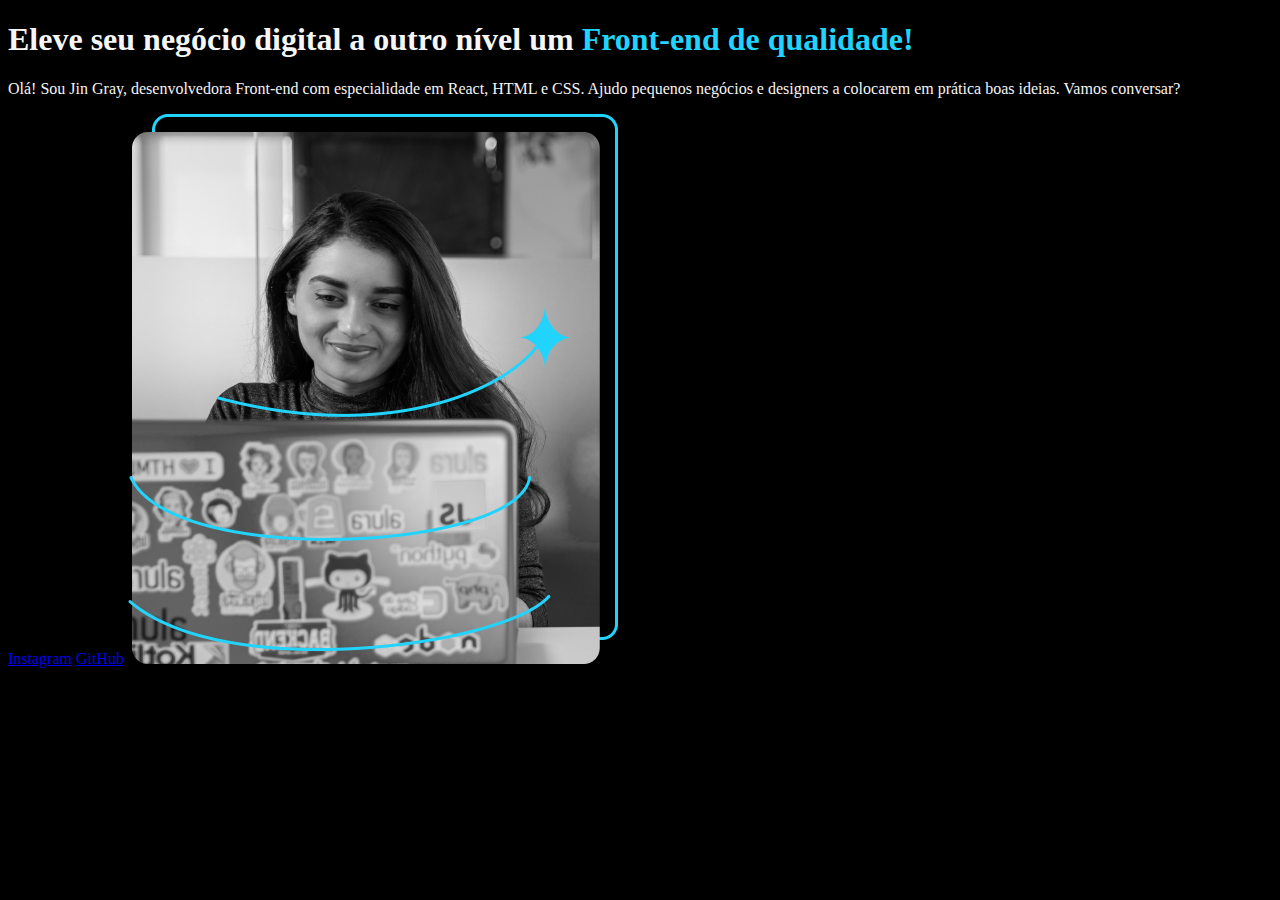
<file: Aprendendo Front-end/HTML e CSS ambientes de desenvolvimento, estrutura de arquivos e tags - portifolio/index.html>
<!DOCTYPE html>
<html lang="pt-br">
<head>
    <meta charset="UTF-8">
    <meta http-equiv="X-UA-Compatible" content="IE=edge">
    <meta name="viewport" content="width=device-width, initial-scale=1.0"><!--Ajusta a escala de tamnaho ao disposito em que foi aberto a página-->
    <title>Portfolio</title>

    <link rel="stylesheet" href="style.css">
</head>
<body>
    <header>

    </header>

    <main>
        <h1>Eleve seu negócio digital a outro nível um <span style="">Front-end de qualidade!</span></h1>

        <p>Olá! Sou Jin Gray, desenvolvedora Front-end com especialidade em React, HTML e CSS. Ajudo pequenos negócios e designers a colocarem em prática boas ideias. Vamos conversar?</p>

        <a href="https://www.instagram.com/">Instagram</a>
        <a href="https://github.com/">GitHub</a>

        <img src="Imagem.png" alt="foto de uma garota em frente ao notebook">
    </main>

    <footer>

    </footer>

</body>
</html>
</file>
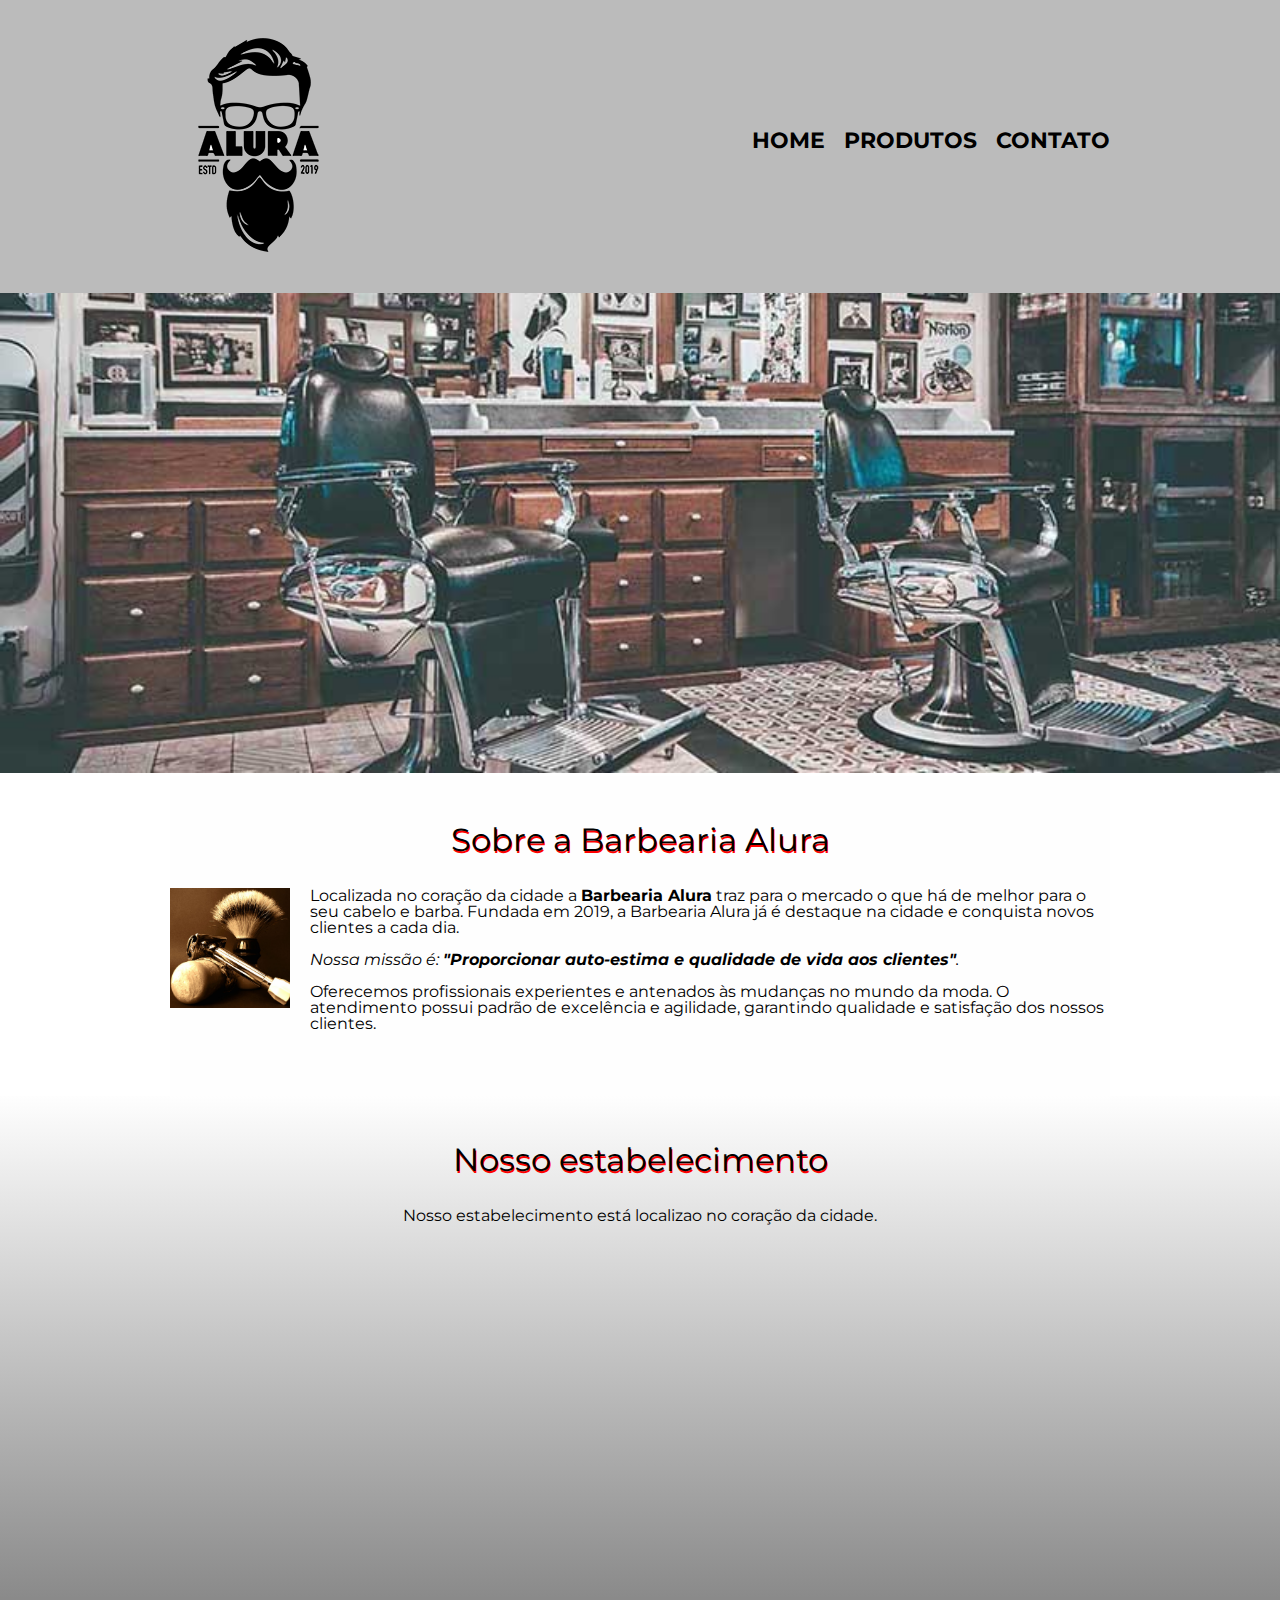
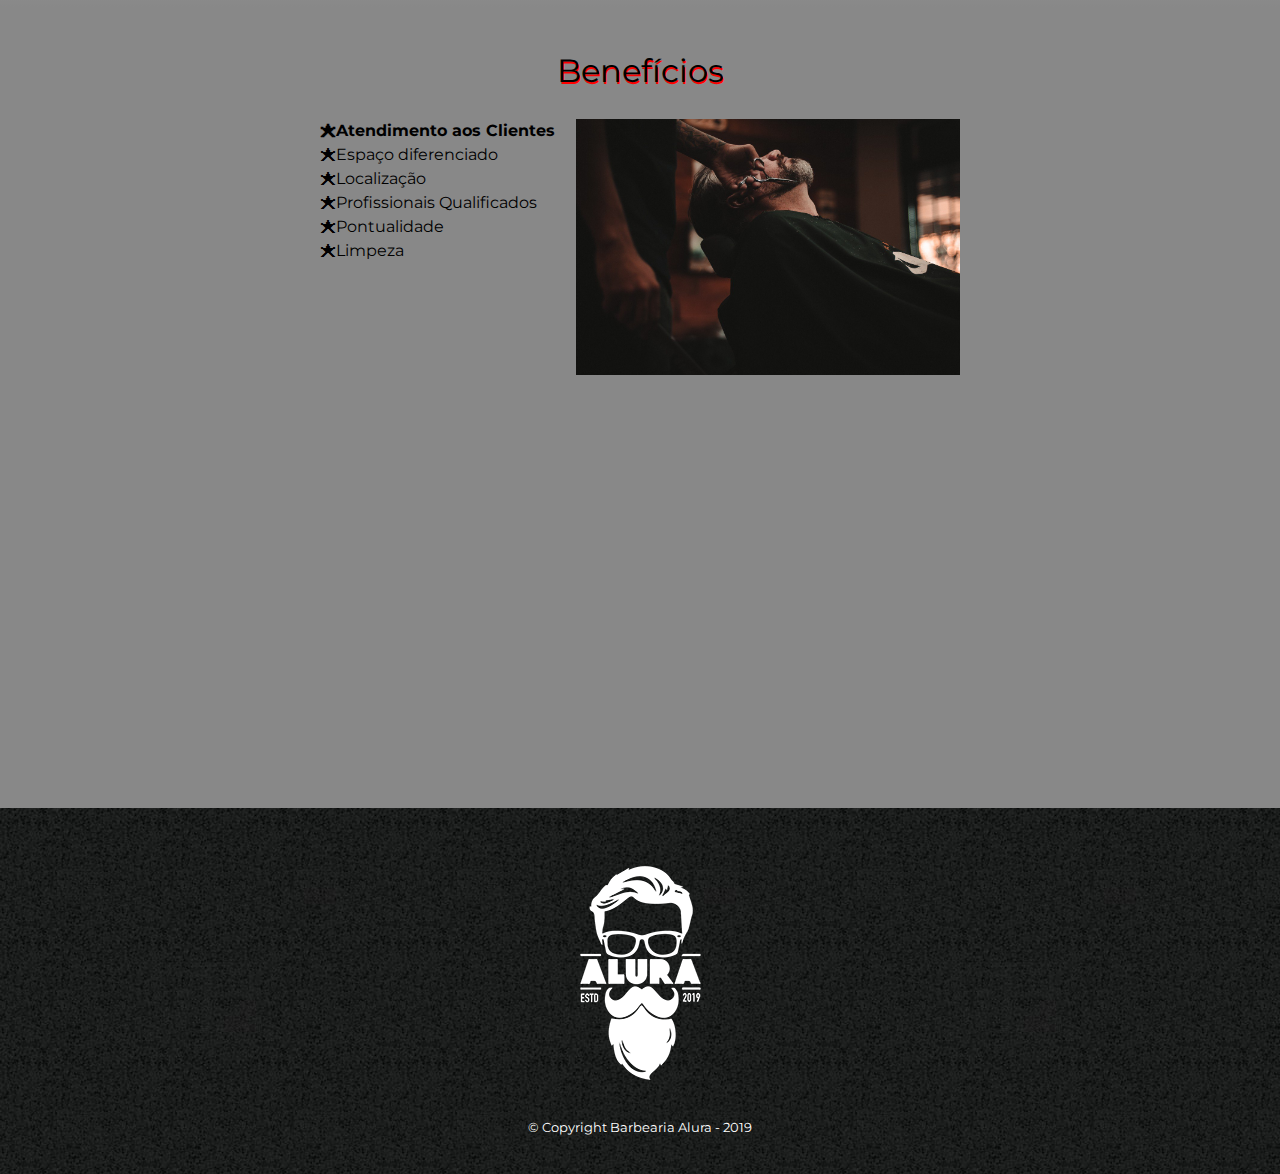
<file: Aprendendo Front-end/HTML5 e CSS3 parte 1-4 - barbearia alura/index.html>
<!DOCTYPE html>
<html lang="pt-br">
	<head>
		<meta charset="UTF-8">
		<meta name="viewport" content="width=device-width"><!--content="width=device-width" indica que o conteudo vai ter a largura de acordo com a largura do disposito em que está -->
		<title>Barbearia Alura</title>

		<link rel="stylesheet" href="reset.css">
		<link rel="stylesheet" href="style.css">
		<link rel="preconnect" href="https://fonts.googleapis.com"><link rel="preconnect" href="https://fonts.gstatic.com" crossorigin><link href="https://fonts.googleapis.com/css2?family=Montserrat:wght@500&display=swap" rel="stylesheet">
	</head>

	<body>
		<header>
			<div class="caixa">
				<h1><img src="imgs/logo.png"></h1>

				<nav>
					<ul>
						<li><a href="index.html">Home</a></li>
						<li><a href="produtos.html">Produtos</a></li>
						<li><a href="contato.html">Contato</a></li>
					</ul>
				</nav>
			</div>
		</header>

		<img class="banner" src="imgs/banner.jpg">

		<main>
			<section class="principal">
				<h2 class="titulo-principal">Sobre a Barbearia Alura</h2>

				<img class="utensilios" src="imgs/utensilios.jpg" alt="Utensilios de um barbeiro.">
		 
				<p>Localizada no coração da cidade a <strong>Barbearia Alura</strong> traz para o mercado o que há de melhor para o seu cabelo e barba. Fundada em 2019, a Barbearia Alura já é destaque na cidade e conquista novos clientes a cada dia.</p>

				<p id="missao"><em>Nossa missão é: <strong>"Proporcionar auto-estima e qualidade de vida aos clientes"</strong>.</em></p>

				<p>Oferecemos profissionais experientes e antenados às mudanças no mundo da moda. O atendimento possui padrão de excelência e agilidade, garantindo qualidade e satisfação dos nossos clientes.</p>
			</section>

			<section class="mapa">
				<h3 class="titulo-principal">Nosso estabelecimento</h3>
				<p>Nosso estabelecimento está localizao no coração da cidade.</p>

				<div class="mapa-conteudo">
					<iframe src="https://www.google.com/maps/embed?pb=!1m18!1m12!1m3!1d234188.85834262826!2d-46.73432317451618!3d-23.48927182344296!2m3!1f0!2f0!3f0!3m2!1i1024!2i768!4f13.1!3m3!1m2!1s0x94ce59541c6c79c3%3A0x36b90a85f0f8cb33!2sGrupo%20Alura!5e0!3m2!1spt-BR!2sbr!4v1672444018357!5m2!1spt-BR!2sbr" width="100%" height="300" style="border:0;" allowfullscreen="" loading="lazy" referrerpolicy="no-referrer-when-downgrade"></iframe>
				</div>
			</section>

			<section class="beneficios">
				<h3 class="titulo-principal">Benefícios</h3>

				<div class="conteudo-beneficios">
					<ul class="lista-beneficios">
						<li class="itens">Atendimento aos Clientes</li>
						<li class="itens">Espaço diferenciado</li>
						<li class="itens">Localização</li>
						<li class="itens">Profissionais Qualificados</li>
						<li class="itens">Pontualidade</li>
						<li class="itens">Limpeza</li>
					</ul><img src="imgs/beneficios.jpg" class="imagem-beneficios">
				</div>


				<div class="video">
					<iframe width="100%" height="315" src="https://www.youtube.com/embed/wcVVXUV0YUY" title="YouTube video player" frameborder="0" allow="accelerometer; autoplay; clipboard-write; encrypted-media; gyroscope; picture-in-picture" allowfullscreen></iframe>
				</div>
			</section>
		</main>

		<footer>
			<img src="imgs/logo-branco.png">
			<p class="copyright">&copy; Copyright Barbearia Alura - 2019</p>
		</footer>
	</body>
</html>
</file>
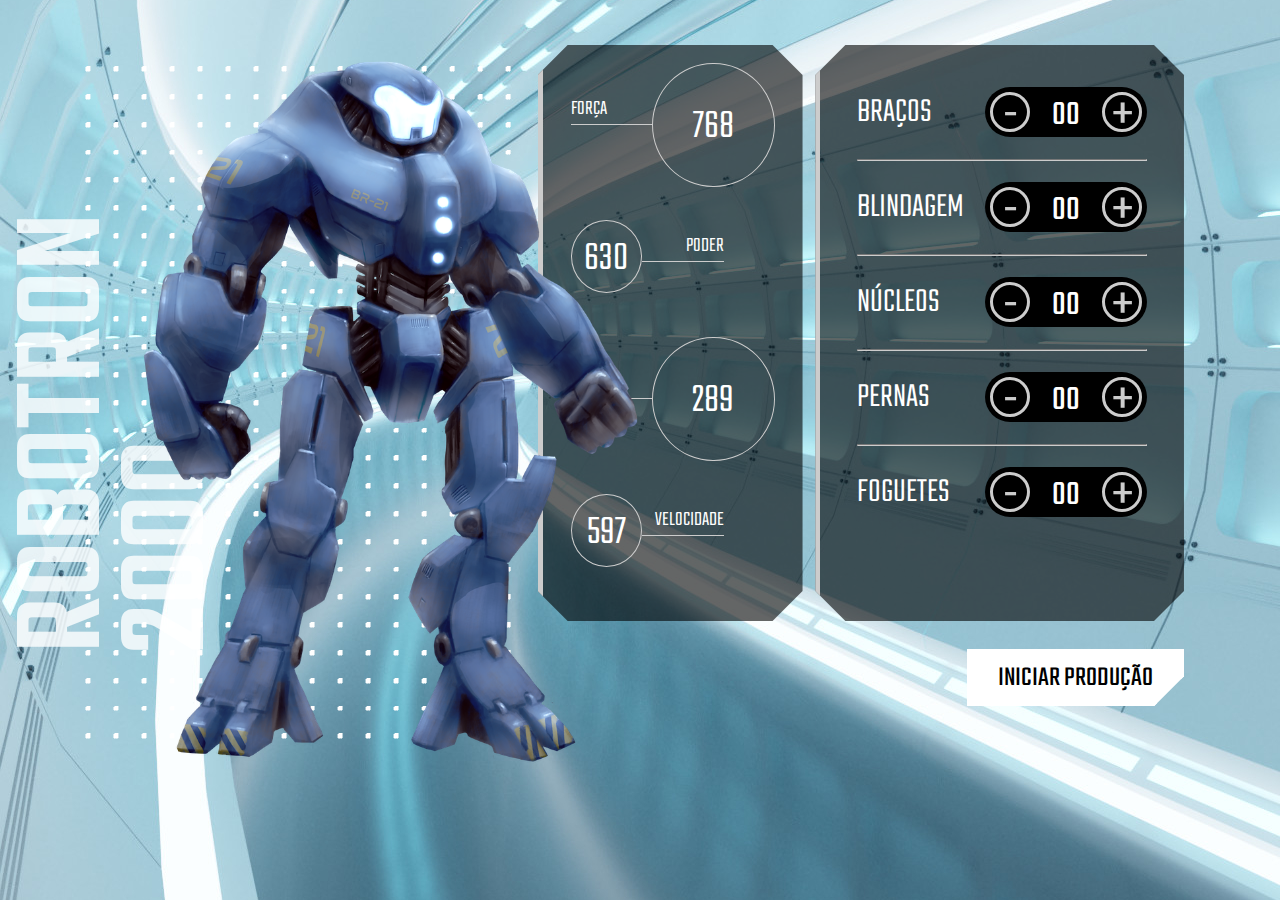
<file: Desenvolva aplicações Web com JavaScript/JavaScript manipulando o DOM-robotron-2000/index.html>
<!DOCTYPE html>
<html lang="en">
<head>
    <meta charset="UTF-8">
    <meta http-equiv="X-UA-Compatible" content="IE=edge">
    <meta name="viewport" content="width=device-width, initial-scale=1.0">
    <link rel="shortcut icon" type="image/jpg" href="img/favicon.ico"/>
    <title>Robotron 2000</title>

    <link rel="stylesheet" href="css/style.css">
    <link rel="preconnect" href="https://fonts.googleapis.com">
    <link rel="preconnect" href="https://fonts.gstatic.com" crossorigin>
    <link href="https://fonts.googleapis.com/css2?family=Teko:wght@300;500&display=swap" rel="stylesheet"> 
</head>
<body>
    <main>
        <section class="robotron">
            <img class="robo" src="img/robotron.png" alt="Robotron" id="robotron">
            <figcaption class="titulo">ROBOTRON <br>2000</figcaption>
        </section>

        <section class="box estatisticas">
            <div class="estatistica">
                <p class="estatistica-titulo">Força</p>
                <div class="estatistica-valor">
                    <p class="estatistica-numero" data-estatistica="forca">768</p>
                </div>
            </div>
            <div class="estatistica">
                <p class="estatistica-titulo">Poder</p>
                <div class="estatistica-valor">
                    <p class="estatistica-numero" data-estatistica="poder">630</p>
                </div>
            </div>
            <div class="estatistica">
                <p class="estatistica-titulo">Energia</p>
                <div class="estatistica-valor">
                    <p class="estatistica-numero" data-estatistica="energia">289</p>
                </div>
            </div>
            <div class="estatistica">
                <p class="estatistica-titulo">Velocidade</p>
                <div class="estatistica-valor">
                    <p class="estatistica-numero" data-estatistica="velocidade">597</p>
                </div>
            </div>
        </section>

        <section class="equipamentos">
            <form action="" class="montador">
                <div class="box montador-conteudo">
                    <div class="peca">
                        <label for="" class="peca-titulo">Braços</label>
                        <div class="controle">
                            <buttom class="controle-ajuste" data-controle="-" data-peca="braco">-</buttom>
                            <input type="text" class="controle-contador" value="00" data-contador>
                            <buttom class="controle-ajuste" data-controle="+">+</buttom>
                        </div>
                    </div>
                    <hr class="linha">
                    <div class="peca">
                        <label for="" class="peca-titulo">Blindagem</label>
                        <div class="controle">
                            <buttom class="controle-ajuste" data-controle="-" data-peca="blindagem">-</buttom>
                            <input type="text" class="controle-contador" value="00" data-contador>
                            <buttom class="controle-ajuste" data-controle="+">+</buttom>
                        </div>
                    </div>
                    <hr class="linha">
                    <div class="peca">
                        <label for="" class="peca-titulo">Núcleos</label>
                        <div class="controle">
                            <buttom class="controle-ajuste" data-controle="-" data-peca="nucleos">-</buttom>
                            <input type="text" class="controle-contador" value="00" data-contador>
                            <buttom class="controle-ajuste" data-controle="+">+</buttom>
                        </div>
                    </div>
                    <hr class="linha">
                    <div class="peca">
                        <label for="" class="peca-titulo">Pernas</label>
                        <div class="controle">
                            <buttom class="controle-ajuste" data-controle="-" data-peca="pernas">-</buttom>
                            <input type="text" class="controle-contador" value="00" data-contador>
                            <buttom class="controle-ajuste" data-controle="+">+</buttom>
                        </div>
                    </div>
                    <hr class="linha">
                    <div class="peca">
                        <label for="" class="peca-titulo">Foguetes</label>
                        <div class="controle">
                            <buttom class="controle-ajuste" data-controle="-" data-peca="foguetes">-</buttom>
                            <input type="text" class="controle-contador" value="00" data-contador>
                            <buttom class="controle-ajuste" data-controle="+">+</buttom>
                        </div>
                    </div>
                </div>
                <input type="submit" value="Iniciar produção" class="producao" id="producao">
            </form>
        </section>
    </main>
    <script src="js/main.js"></script>
</body>
</html>
</file>
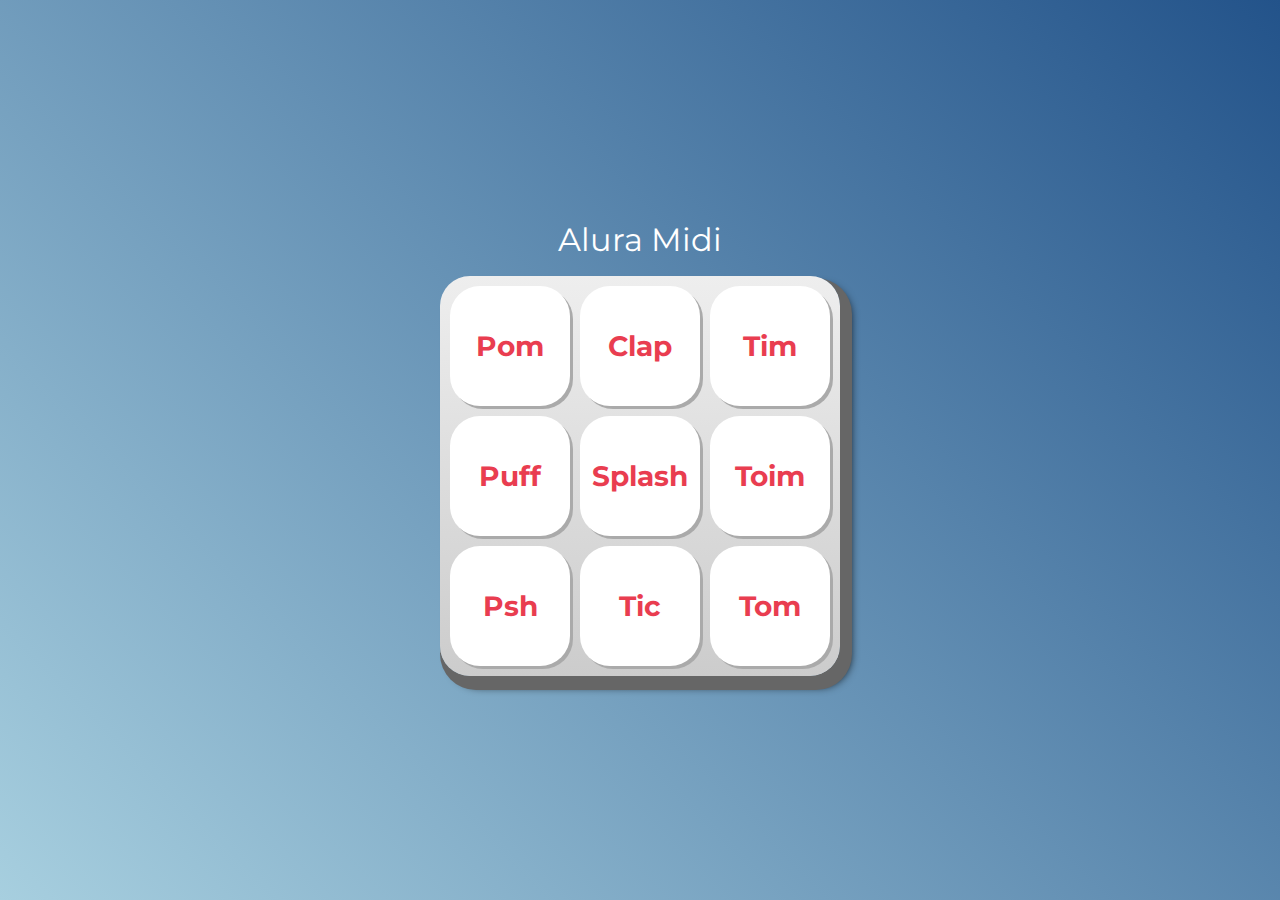
<file: Desenvolva aplicações Web com JavaScript/JavaScript para Web Crie páginas dinâmicas-aluramidi/index.html>
<!DOCTYPE html>
<html lang="pt-BR">
<head>
    <meta charset="UTF-8">
    <meta http-equiv="X-UA-Compatible" content="IE=edge">
    <meta name="viewport" content="width=device-width, initial-scale=1.0">

    <title>Alura MIDI</title>

    <link rel="preconnect" href="https://fonts.googleapis.com">
    <link rel="preconnect" href="https://fonts.gstatic.com" crossorigin>
    <link href="https://fonts.googleapis.com/css2?family=Montserrat:wght@500;600&display=swap" rel="stylesheet">

    <link rel="icon" type="image/png" href="images/bateria.png">
    <link rel="stylesheet" href="css/reset.css">
    <link rel="stylesheet" href="css/estilos.css">

</head>
<body>

    <h1>Alura Midi</h1>

    <section class="teclado">
        <button class="tecla tecla_pom">Pom</button>
        <button class="tecla tecla_clap">Clap</button>
        <button class="tecla tecla_tim">Tim</button>

        <button class="tecla tecla_puff">Puff</button>
        <button class="tecla tecla_splash">Splash</button>
        <button class="tecla tecla_toim">Toim</button>

        <button class="tecla tecla_psh">Psh</button>
        <button class="tecla tecla_tic">Tic</button>
        <button class="tecla tecla_tom">Tom</button>
    </section>

    <audio  src="sounds/keyq.wav" id="som_tecla_pom"></audio>
    <audio  src="sounds/keyw.wav" id="som_tecla_clap"></audio>
    <audio  src="sounds/keye.wav" id="som_tecla_tim"></audio>
    <audio  src="sounds/keya.wav" id="som_tecla_puff"></audio>
    <audio  src="sounds/keys.wav" id="som_tecla_splash"></audio>
    <audio  src="sounds/keyd.wav" id="som_tecla_toim"></audio>
    <audio  src="sounds/keyz.wav" id="som_tecla_psh"></audio>
    <audio  src="sounds/keyx.wav" id="som_tecla_tic"></audio>
    <audio  src="sounds/keyc.wav" id="som_tecla_tom"></audio>

    <script src="main.js"></script>
</body>
</html>
</file>
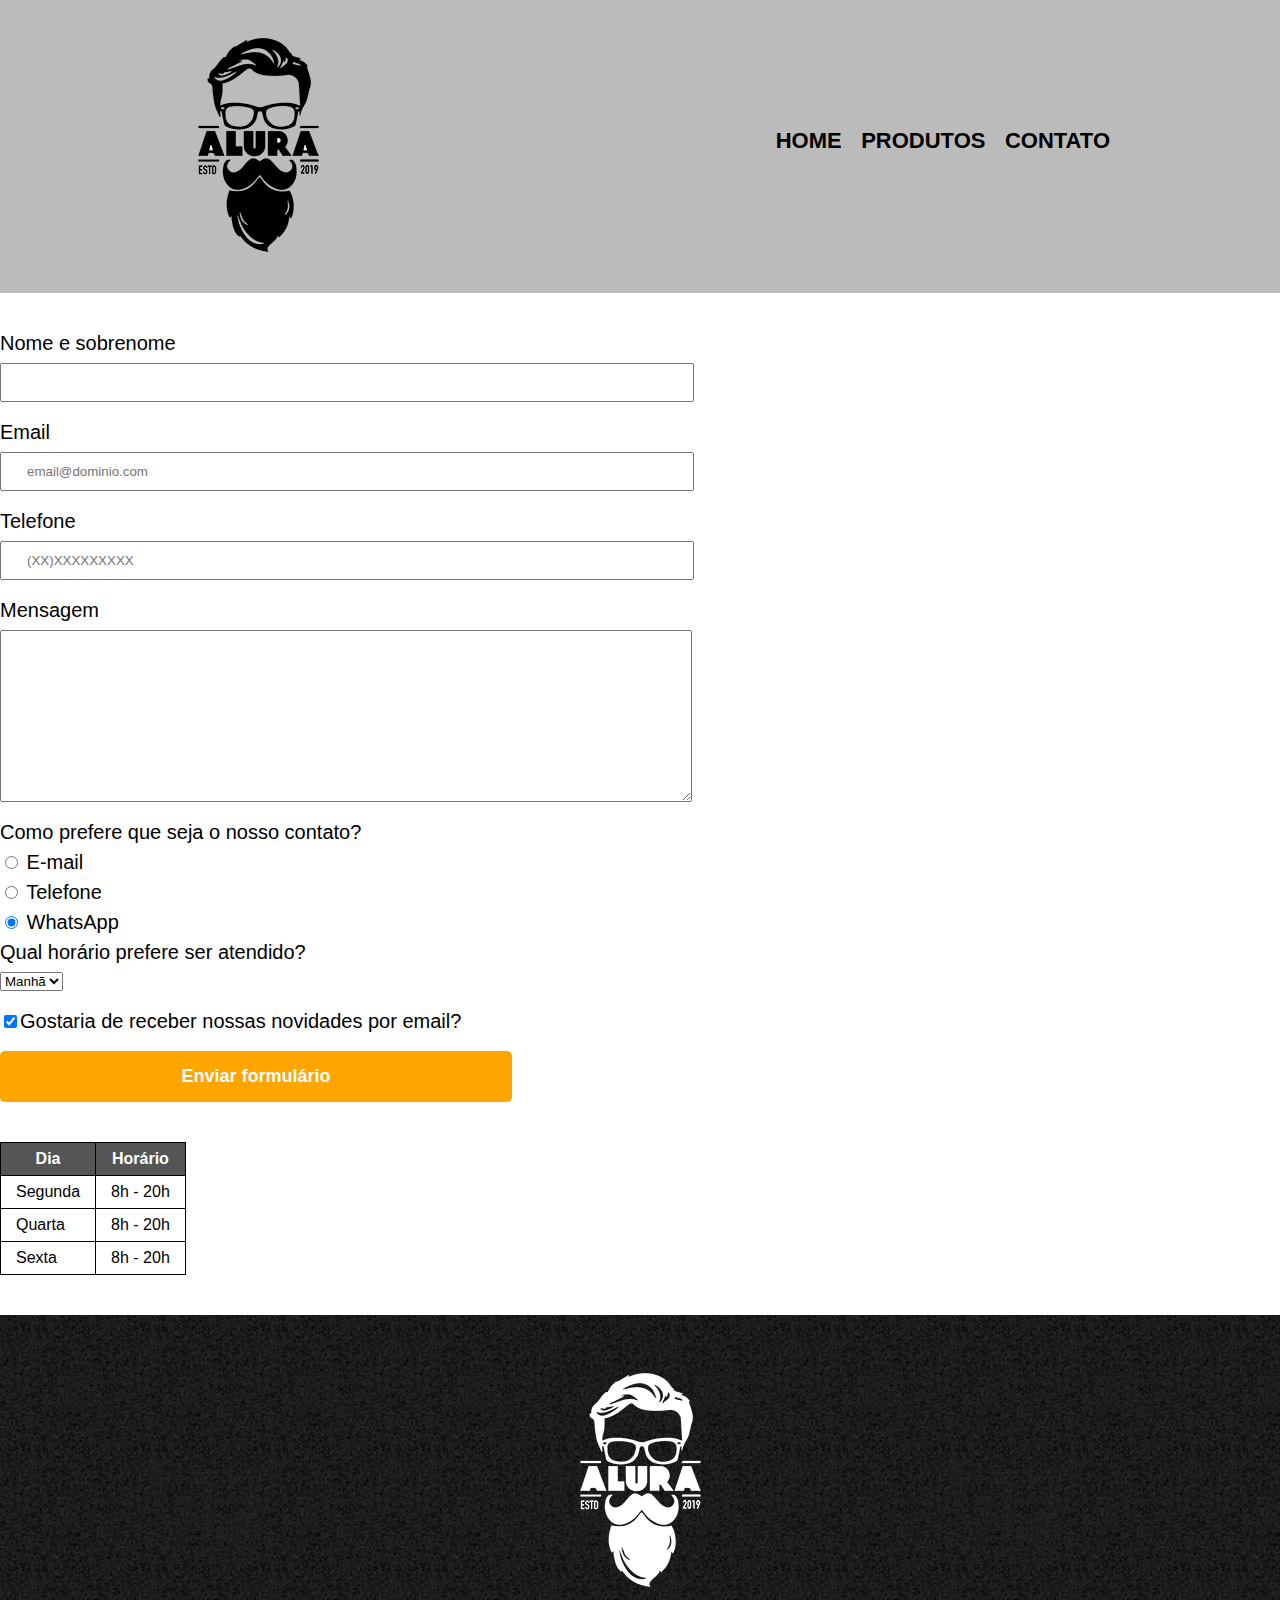
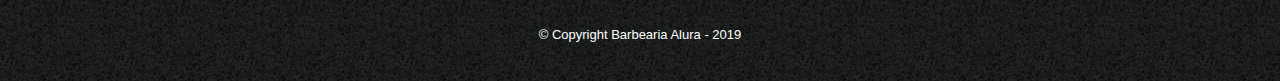
<file: Aprendendo Front-end/HTML5 e CSS3 parte 1-4 - barbearia alura/contato.html>
<!DOCTYPE html>
<html>
	<head><!--cabeçalho-->
		<meta charset="UTF-8">
		<title>Contato - Barbearia Alura</title>

		<link rel="stylesheet" href="reset.css">
		<link rel="stylesheet" href="style.css">
	</head>
	<body>
		<header>
			<div class="caixa">
				<h1><img src="imgs/logo.png" alt="Logo da Barbearia Alura"></h1>

				<nav>
					<ul>
						<li><a href="index.html">Home</a></li>
						<li><a href="produtos.html">Produtos</a></li>
						<li><a href="contato.html">Contato</a></li>
					</ul>
				</nav>
			</div>
		</header>

		<main><!--corpo principal-->
			<form>
				<label for="nomesobrenome">Nome e sobrenome</label>
				<input type="text" id="nomesobrenome" class="input-padrao" required>

				<label for="email" >Email</label>
				<input type="email" id="email" class="input-padrao" required placeholder="email@dominio.com">

				<label for="telefone" >Telefone</label>
				<input type="tel" id="telefone" class="input-padrao" required placeholder="(XX)XXXXXXXXX">

				<label for="mensagem" >Mensagem</label>
				<textarea id="mensagem" cols="68.5" rows="10" class="input-padrao" required></textarea>

				<fieldset><!--melhor forma usada para o agrupamento de inputs-->
					<legend>Como prefere que seja o nosso contato?</legend><!--titulo-->
					<label for="radio-email">
						<input id="radio-email" type="radio" value="email" name="contato">
					E-mail</label>

					<label for="radio-telefone">
						<input id="radio-telefone" type="radio" value="telefone" name="contato">
					Telefone</label>
					
					<label for="radio-whatsapp">
						<input id="radio-whatsapp" type="radio" value="whatsapp" name="contato" checked>
					WhatsApp</label>
				</fieldset>

				<fieldset>
					<legend>Qual horário prefere ser atendido?</legend>
					<select name="" id="">
						<option>Manhã</option>
						<option>Tarde</option>
						<option>Noite</option>
					</select>
				</fieldset>

				<label class="checkbox"><input type="checkbox" checked>Gostaria de receber nossas novidades por email?</label>

				<input type="submit" value="Enviar formulário" class="enviar">
			</form>

			<table>
				<thead><!--cabeçalho-->
					<tr><!--tr table rom (linha da tabela)-->
						<th>Dia</th>
						<th>Horário</th>
					</tr>
				</thead>
				<tbody>
					<tr>
						<td>Segunda</td> <!-- td colspan="5" mescla 5 células>texto</td>-->
						<td>8h - 20h</td>
					</tr>
					<tr>
						<td>Quarta</td>
						<td>8h - 20h</td>
					</tr>
					<tr>
						<td>Sexta</td>
						<td>8h - 20h</td>
					</tr>
				</tbody>
				<tfoot></tfoot><!--rodapé-->
			</table>

		</main>

		<footer><!--rodapé-->
			<img src="imgs/logo-branco.png" alt="Logo da Barbearia Alura">
			<p class="copyright">&copy; Copyright Barbearia Alura - 2019</p>
		</footer>
	</body>
</html>
</file>
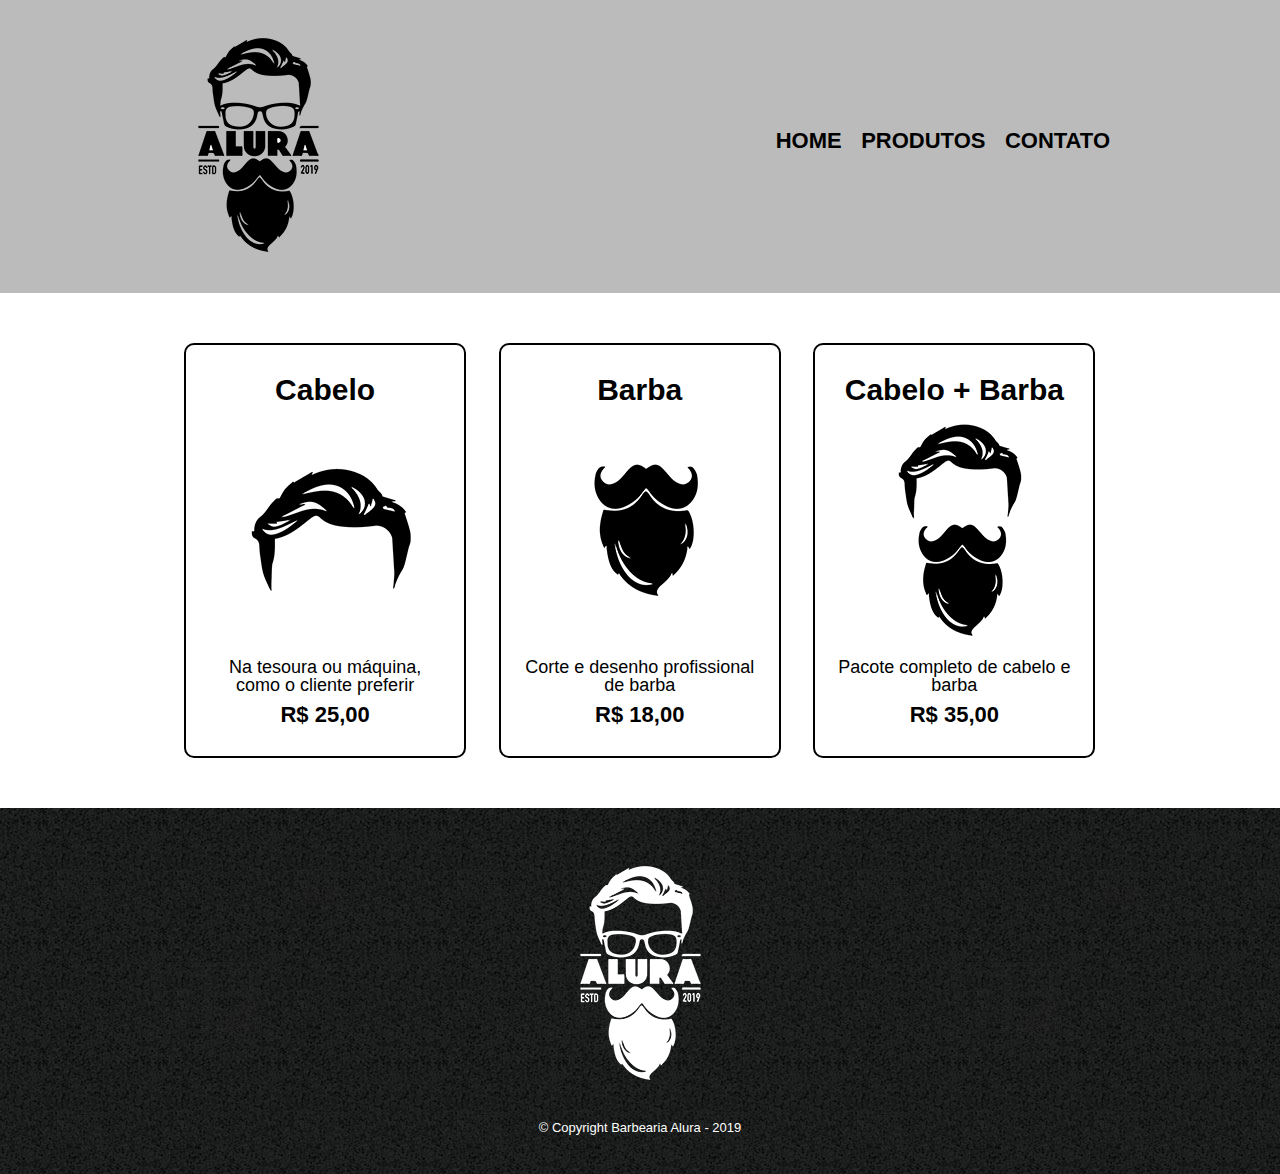
<file: Aprendendo Front-end/HTML5 e CSS3 parte 1-4 - barbearia alura/produtos.html>
<!DOCTYPE html>
<html>
	<head>
		<meta charset="UTF-8">
		<title>Produtos - Barbearia Alura</title>

		<link rel="stylesheet" href="reset.css">
		<link rel="stylesheet" href="style.css">
	</head>
	<body>
		<header>
			<div class="caixa">
				<h1><img src="imgs/logo.png"></h1>

				<nav>
					<ul>
						<li><a href="index.html">Home</a></li>
						<li><a href="produtos.html">Produtos</a></li>
						<li><a href="contato.html">Contato</a></li>
					</ul>
				</nav>
			</div>
		</header>

		<main>
			<ul class="produtos">
				<li>
					<h2>Cabelo</h2>
					<img src="imgs/cabelo.jpg">
					<p class="produto-descricao">Na tesoura ou máquina, como o cliente preferir</p>
					<p class="produto-preco">R$ 25,00</p>
				</li>
				<li>
					<h2>Barba</h2>
					<img src="imgs/barba.jpg">
					<p class="produto-descricao">Corte e desenho profissional de barba</p>
					<p class="produto-preco">R$ 18,00</p>
				</li>
				<li>
					<h2>Cabelo + Barba</h2>
					<img src="imgs/cabelo+barba.jpg">
					<p class="produto-descricao">Pacote completo de cabelo e barba</p>
					<p class="produto-preco">R$ 35,00</p>
				</li>
			</ul>
		</main>

		<footer>
			<img src="imgs/logo-branco.png">
			<p class="copyright">&copy; Copyright Barbearia Alura - 2019</p>
		</footer>
	</body>
</html>
</file>
<file: Aprendendo Front-end/HTML e CSS ambientes de desenvolvimento, estrutura de arquivos e tags - portifolio/style.css>
body {
    background-color: black;
    color: #F6F6F6;
}

span {
    color: #22D4FD;
}
</file>
<file: Aprendendo Front-end/HTML5 e CSS3 parte 1-4 - barbearia alura/style.css>
/* No CSS seguir a ordem das tags de acordo como elas estão no HTML, decima para baixo*/

body {
	font-family: 'Montserrat', sans-serif;
}

header {
	background: #BBBBBB;
	padding: 20px 0;
}

/*header img:hover {
	width: 20%;
}*/

.caixa {
	position: relative;
	width: 940px;
	margin: 0 auto;
}

nav {
	position: absolute;
	top: 110px;
	right: 0;
}

nav li {
	display: inline;
	margin: 0 0 0 15px;
}

nav a {
	text-transform: uppercase;
	color: #000000;
	font-weight: bold;
	font-size: 22px;
	text-decoration: none;
}

nav a:hover {
	color: #C78C19;
	text-decoration: underline;
}

.produtos {
	width: 940px;
	margin: 0 auto;
	padding: 50px 0;
}

.produtos li {
	display: inline-block;
	text-align: center;
	width: 30%;
	vertical-align: top;
	margin: 0 1.5%;
	padding: 30px 20px;
	box-sizing: border-box;
	border: 2px solid #000000;
	border-radius: 10px;
}

.produtos li:hover {
	border-color: #C78C19;
}

.produtos li:active {
	border-color: #088C19;	
}

.produtos li:hover h2 {
	font-size: 34px;
}

.produtos h2 {
	font-size: 30px;
	font-weight: bold;
}

.produto-descricao {
	font-size: 18px;
}

.produto-preco {
	font-size: 22px;
	font-weight: bold;
	margin-top: 10px;
}

footer {
	text-align: center;
	background: url("imgs/bg.jpg");
	padding: 40px 0;
}

.copyright {
	color: #FFFFFF;
	font-size: 13px;
	margin: 20px 0 0;
}

form {
	margin: 40px 0;
}

form label, form legend {
	display:block;
	font-size: 20px;
	margin: 0 0 10px;
}

.input-padrao {
	display: block;
	margin: 0 0 20px;
	padding: 10px 25px;
	width: 50%;
}

.checkbox {
	margin: 20px 0;
}

.enviar {
	width:40%;
	padding: 15px 0;
	background: orange;
	color: white;
	font-weight: bold;
	font-size: 18px;
	border: none;
	border-radius: 5px;
	transition: 1s all;
	cursor: pointer;
}

.enviar:hover {
	background: darkorange;
	transform: scale(1.2);
}

table {
	margin: 20px 0 40px;
}

thead {
	background: #555555;
	color: white;
	font-weight: bold;
}

td, th {
	border: 1px solid #000000;
	padding: 8px 15px;
}


/* css da página inicial */
.banner {
	width:100%;
}

.titulo-principal {
	text-align: center;
	font-size: 2em;
	margin: 0 0 1em;
	clear: left;
	text-shadow: 1.5px 1.5px #FF0000
}

.principal {
	width: 940px;
	margin: 0 auto;
	padding: 3em 0;
	background: #FEFEFE;
}

.principal p {
	margin: 0 0 1em;
}

.principal strong {
	font-weight: bold;
}

.principal em {
	font-style: italic;
}

.utensilios {
	width: 120px;
	float: left;
	margin: 0 20px 20px 0;
}

.conteudo-beneficios {
	width: 640px;
	margin: 0 auto;
}

.lista-beneficios {
	width: 40%;
	display: inline-block;
	vertical-align: top;
}

.itens {
	line-height: 1.5;/*altura da linha, é proporcional a altura da fonte*/
}

.itens:first-child {
	font-weight: bold;
}

.itens:before {
	content: "🟊";
}

.imagem-beneficios {
	width: 60%;
	opacity: 1;
	transition: 400ms;
}

.imagem-beneficios:hover {
	opacity: 0.3;
	box-shadow: 10px 10px 10px 0px #000000, -10px -10px silver;
} 

.mapa {
	padding: 3em 0;
	background: linear-gradient(#FEFEFE, #888888);
}

.mapa-conteudo {
	width: 940px;
	margin: 0 auto;
}

.mapa p {
	margin: 0 0 2em;/*em é uma medida que usa o tamanho da proprio fonte usada no site*/
	text-align: center;
}

.beneficios {
	padding: 3em 0;
	background: #888888;
}

.video {
	width: 560px;
	margin: 2em auto;
}

@media screen and (max-width: 480px) {
	.caixa, .principal, .conteudo-beneficios, .mapa-conteudo, .video {
		width: auto;
	}

	h1 {
		text-align: center;
	}

	nav {
		position: static;
	}

	.lista-beneficios, .imagem-beneficios {
		width: 100%;
	}

	.video, .imagem-beneficios {
		padding: 5px;
	}
}
</file>
<file: Desenvolva aplicações Web com JavaScript/JavaScript manipulando o DOM-robotron-2000/css/style.css>
:root {
    --main-cinza: #CCCCCC;
    --main-branco: #FFFFFF;
    --main-preto: #000000;
}

* {
    box-sizing: border-box;
}

body {
    background: url(../img/fundo.jpg);
    background-position: center center;
    background-size: cover cover;
    padding: 0;
    margin: 0;
    font-weight: 300;
}

body, input {
    font-family: 'Teko', sans-serif;
}

main {
    width: 80vw;
    height: 80vh;
    margin: 10vh 8vw 10vh 12vw;
    display: flex;
    gap: 1vw;
}

.robotron {
    background: url(../img/estrutura.png) no-repeat;
    background-position: center center;
    margin: 0;
    flex-basis: 40%;
    position: relative;
}

.robo {
    height: 110%;
    z-index: 1;
    position: absolute;
    left: -20%;
    top: -5%;
}

.titulo {
    transform: rotate(180deg);
    font-weight: 500;
    font-size: 130px;
    position: absolute;
    bottom: 7rem;
    left: -3rem;
    line-height: 0.8;
    writing-mode: vertical-rl;
    text-orientation: mixed;
    color: rgba(255,255,255,0.8)
}

.box {
    background: rgba(0,0,0,0.6);
    clip-path: polygon(calc(100% - 30px) 0, 100% 30px, 100% calc(100% - 30px), calc(100% - 30px) 100%, 30px 100%, 0 calc(100% - 30px), 0 30px, 30px 0);
    border-left: 5px solid var(--main-cinza);
    height: 80%;
}

/****************************** Equipamentos *****/

.equipamentos {
    flex-basis: 32%;
}

.montador {
    height: 100%;;
}

.montador-conteudo {
    padding: 2em 10%;
}

.peca {
    padding: 1em 0;
}

.peca-titulo {
    color: var(--main-branco);
    text-transform: uppercase;
    font-size: 2.5em;
}

.controle {
    background: var(--main-preto);
    border-radius: 25px;
    float: right;
    display: inline-flex;
    padding: 5px;
    align-items: center;
    align-self: flex-end;
}

.controle-contador {
    width: 40px;
    height: 35px;
    background: none;
    border: 0;
    margin: 0 1rem;
    color: var(--main-branco);
    text-align: center;
    font-size: 2.5em;
    display: inline-flex;
    align-items: center;
    padding-top: 8px;
}

.controle-ajuste {
    display: inline-block;
    width: 40px;
    height: 40px;
    line-height: 44px;
    border-radius: 50%;
    color: var(--main-cinza);
    font-size: 4em;
    background: var(--main-preto);
    text-align: center;
    border: 3px solid var(--main-cinza);
    cursor: pointer;
}

.linha {
    border-color: var(--main-cinza);
}

.producao {
    margin-top: 1em;
    font-size: 2em;
    text-transform: uppercase;
    padding: 0.2em 1em;
    float: right;
    border: 3px solid var(--main-branco);
    background: var(--main-branco);
    clip-path: polygon(100% 0, 100% calc(100% - 30px), calc(100% - 30px) 100%, 0 100%, 0 0);
    cursor: pointer;
}

.producao:hover {
    background: var(--main-preto);
    color: var(--main-branco)
}



/****************************** Estatísticas *****/
.estatisticas {
    flex-basis: 23%;
    padding: 2em 2em 0;
}

.estatistica {
    color: var(--main-branco);
    display: flex;
    align-items: flex-start;
    height: 25%;
}

.estatistica-titulo {
    font-size: 1.5em;
    border-bottom: 1px solid var(--main-cinza);
    flex-basis: 40%;
    text-transform: uppercase;
    order: 1
}

.estatistica-valor {
    flex-basis: 60%;
    position: relative;
    margin: 10px 0 0;
    order: 2;
    margin: -10px 0 0;
}

.estatistica-valor::after {
    content: "";
    display: block;
    padding-bottom: 100%;
    border: 1px solid var(--main-cinza);
    border-radius: 50%;
}

.estatistica-numero {
    position: absolute;
    top: 50%;
    transform: translateY(-46%);
    width: 100%;
    line-height: 100%;
    text-align: center;
    font-size: 3em;
    margin: 0;
}

.estatistica:nth-child(2n) .estatistica-titulo {
    order: 2;
    text-align: right;
}

.estatistica:nth-child(2n) .estatistica-valor {
    order: 1;
    flex-basis: 35%;
    margin: 10px 0 0;
}

@media screen and (max-width: 1600px) {
    body { 
        font-size: 14px;
    }
    main {
        width: 90vw;
        height: 80vh;
        margin: 5vh auto;
    }
}

@media screen and (max-width: 1200px) {
    body { 
        font-size: 13px;
    }

    main {
        width: 96vw;
        height: 80vh;
        margin: 10vh auto;
    }
}
</file>
<file: Desenvolva aplicações Web com JavaScript/JavaScript para Web Crie páginas dinâmicas-aluramidi/css/estilos.css>
:root {
  --cinza: #aaa;
  --vermelha: #e93d50;
  --vermelha-escura: #af303f;
  --branca: #fff;
  --luz: rgb(229, 255, 0);
}

body {
  align-items: center;
  background: linear-gradient(45deg, #a7cfdf 0%,#23538a 100%);
  display: flex;
  justify-content: center;
  flex-direction: column;
  font-family: 'Montserrat', sans-serif;
  min-height: 100vh;
}

h1 {
  color: var(--branca);
  margin-bottom: 20px;
  font-size: 2rem;
}

.teclado {
  background: linear-gradient(to bottom, #eeeeee 0%,#cccccc 100%);
  box-shadow: 6px 8px 0 6px #666, 10px 10px 10px #000;
  border-radius: 30px;
  display: grid;
  gap: 10px;
  grid-template-columns: repeat(3, 1fr);
  padding: 10px;
}

.tecla {
  background-color: var(--branca);
  border-radius: 30px;
  box-shadow: 3px 3px 0 var(--cinza);
  color: var(--vermelha);
  cursor: pointer;
  height: 120px;
  font-size: 1.75em;
  font-weight: bold;
  line-height: 120px;
  text-align: center;
  width: 120px;
}

.tecla.ativa,
.tecla:active {
  background-color: var(--vermelha);
  border: 4px solid  var(--vermelha);
  box-shadow: 3px 3px 0 var(--vermelha-escura) inset;
  color: var(--branca);
  outline: none;
}

.tecla.focus,
.tecla:focus {
  outline: none;
  box-shadow: 1px 1px 10px var(--luz);
}

.tecla.active:focus,
.tecla:active:focus {
  box-shadow: 3px 3px 0 var(--vermelha-escura) inset, 1px 1px 10px var(--luz);
}
</file>
